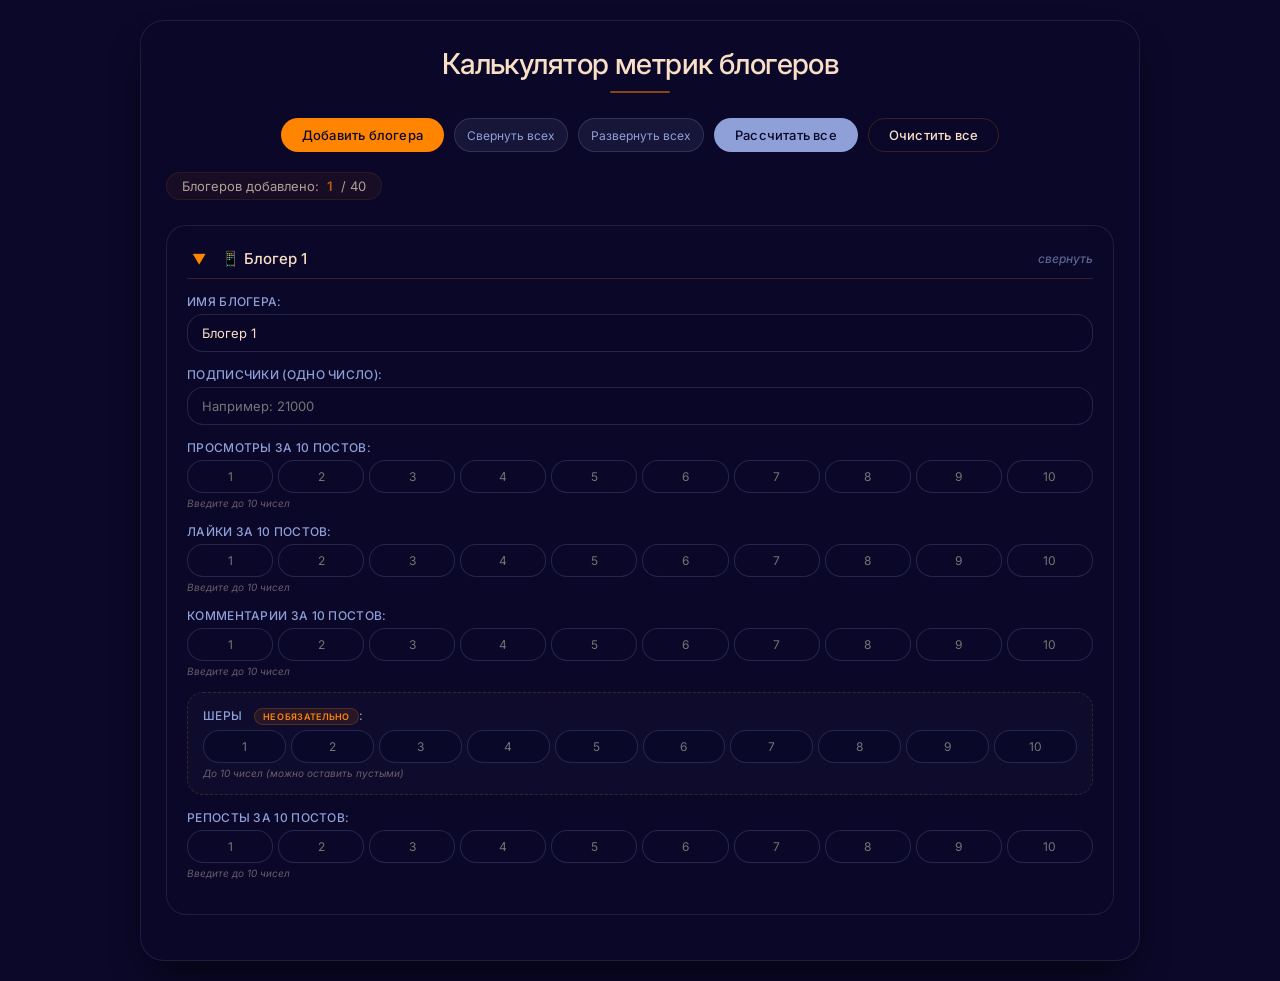
<file: index.html>
<!DOCTYPE html>
<html lang="ru">
<head>
    <meta charset="UTF-8">
    <meta name="viewport" content="width=device-width, initial-scale=1.0, maximum-scale=1.0, user-scalable=no, viewport-fit=cover">
    
    <!-- PWA Meta теги -->
    <link rel="manifest" href="./manifest.json">
    <meta name="theme-color" content="#FF8400">
    <meta name="apple-mobile-web-app-capable" content="yes">
    <meta name="apple-mobile-web-app-status-bar-style" content="black-translucent">
    <meta name="apple-mobile-web-app-title" content="BlogStats">
    <meta name="mobile-web-app-capable" content="yes">
    
    <!-- Иконки для iOS -->
    <link rel="apple-touch-icon" href="/icons/icon-192.png">
    <link rel="apple-touch-icon" sizes="152x152" href="/icons/icon-152.png">
    <link rel="apple-touch-icon" sizes="180x180" href="/icons/icon-192.png">
    <link rel="apple-touch-icon" sizes="167x167" href="/icons/icon-152.png">
    
    <!-- Заглушка для загрузки -->
    <link rel="preconnect" href="https://fonts.googleapis.com">
    <link rel="preconnect" href="https://fonts.gstatic.com" crossorigin>
    <link href="https://fonts.googleapis.com/css2?family=Inter:wght@300;400;500;600;700&display=swap" rel="stylesheet">
    
    <title>Аналитика блогеров</title>
    <link rel="stylesheet" href="styles.css">
</head>
<body>
    <div class="container">
        <h1>Калькулятор метрик блогеров</h1>
        
    <div class="controls">
        <button id="addBloggerBtn" class="btn btn-primary">Добавить блогера</button>
        <button id="collapseAllBtn" class="btn-collapse">Свернуть всех</button>
        <button id="expandAllBtn" class="btn-collapse">Развернуть всех</button>
        <button id="calculateBtn" class="btn btn-success">Рассчитать все</button>
        <button id="resetBtn" class="btn btn-danger">Очистить все</button>
    </div>
        
        <div class="counter">
            Блогеров добавлено: <span id="bloggerCount">1</span> / 40
        </div>
        
        <div id="bloggersContainer"></div>
        
        <div id="results" class="results"></div>

        <div id="offlineIndicator" style="display: none; position: fixed; top: 10px; left: 10px; background: #FF8400; color: #0B0829; padding: 5px 10px; border-radius: 20px; font-size: 12px; z-index: 1000;">📴 Офлайн</div>
    </div>
    
    <script src="script.js"></script>
</body>
</html>
</file>
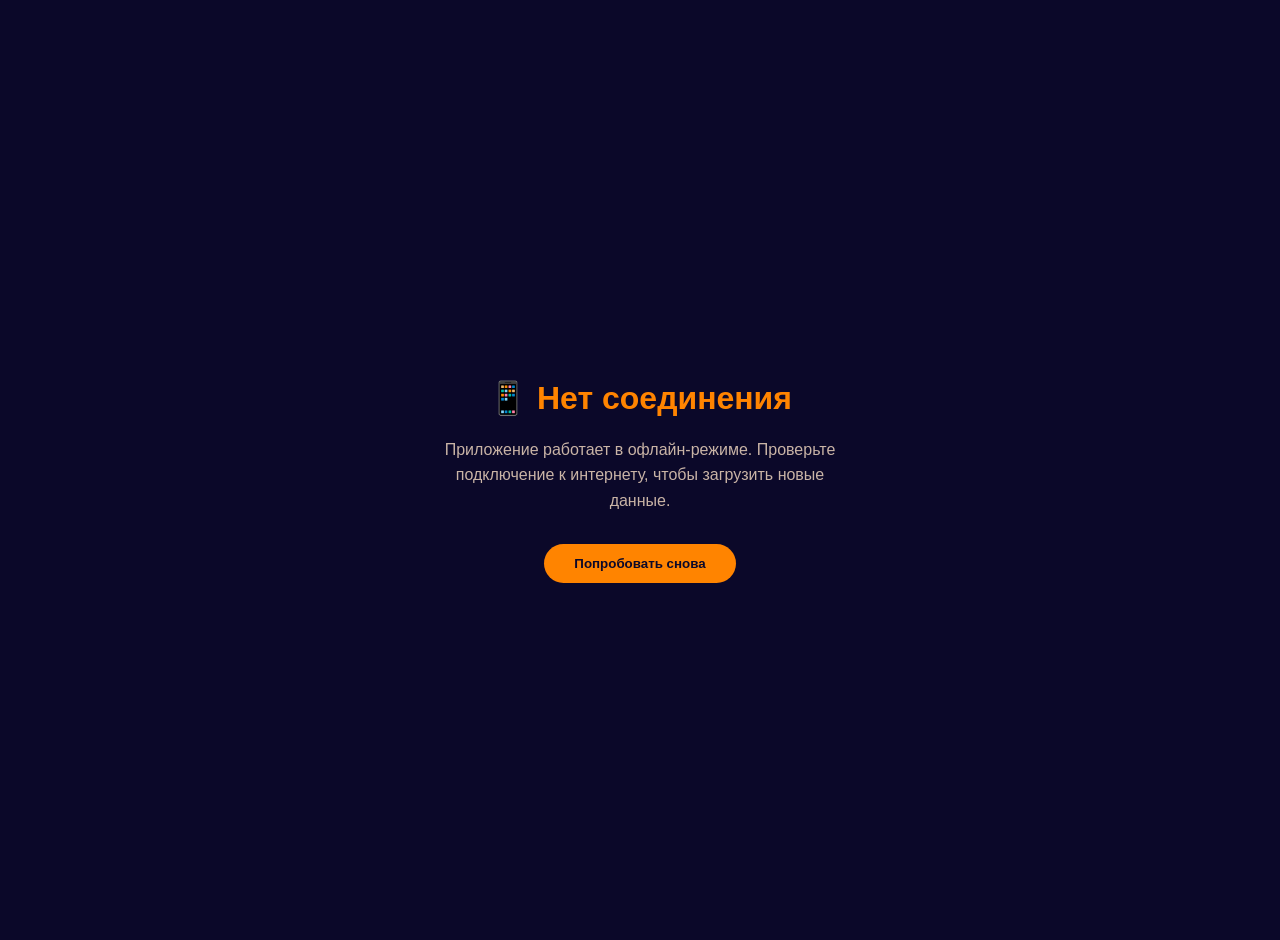
<file: offline.html>
<!DOCTYPE html>
<html lang="ru">
<head>
    <meta charset="UTF-8">
    <meta name="viewport" content="width=device-width, initial-scale=1.0">
    <title>Нет соединения</title>
    <style>
        body {
            background: #0B0829;
            color: #F9DFC6;
            font-family: 'Inter', sans-serif;
            display: flex;
            justify-content: center;
            align-items: center;
            height: 100vh;
            margin: 0;
            text-align: center;
            padding: 20px;
        }
        .offline-container {
            max-width: 400px;
        }
        h1 {
            color: #FF8400;
            font-size: 2em;
            margin-bottom: 20px;
        }
        p {
            margin-bottom: 30px;
            line-height: 1.6;
            opacity: 0.8;
        }
        .btn {
            background: #FF8400;
            color: #0B0829;
            border: none;
            padding: 12px 30px;
            border-radius: 30px;
            font-weight: 600;
            cursor: pointer;
            text-decoration: none;
            display: inline-block;
        }
        .btn:hover {
            background: #ff9633;
        }
    </style>
</head>
<body>
    <div class="offline-container">
        <h1>📱 Нет соединения</h1>
        <p>Приложение работает в офлайн-режиме. Проверьте подключение к интернету, чтобы загрузить новые данные.</p>
        <button class="btn" onclick="window.location.reload()">Попробовать снова</button>
    </div>
</body>
</html>
</file>
<file: styles.css>
/* Импорт современного шрифта */
@import url('https://fonts.googleapis.com/css2?family=Inter:wght@300;400;500;600;700&display=swap');

* {
    margin: 0;
    padding: 0;
    box-sizing: border-box;
    font-family: 'Inter', -apple-system, BlinkMacSystemFont, sans-serif;
}

/* Запрещаем выделение текста везде */
* {
    user-select: none;
    -webkit-user-select: none;
    -moz-user-select: none;
    -ms-user-select: none;
}

/* Разрешаем выделение ТОЛЬКО в полях ввода */
input, 
textarea {
    user-select: text;
    -webkit-user-select: text;
    -moz-user-select: text;
    -ms-user-select: text;
}

/* Лейблы НЕ должны выделяться - это просто подписи */
label {
    user-select: none;
    -webkit-user-select: none;
    -moz-user-select: none;
    -ms-user-select: none;
    cursor: default;
}

/* Значения в результатах можно выделять для копирования */
.result-item .name,
.result-item p {
    user-select: text;
    -webkit-user-select: text;
    -moz-user-select: text;
    -ms-user-select: text;
    cursor: text;
}

/* Счетчик блогеров можно выделять */
.counter span {
    user-select: text;
    -webkit-user-select: text;
    -moz-user-select: text;
    -ms-user-select: text;
}

body {
    background: #0B0829;
    min-height: 100vh;
    padding: 20px;
    color: #F9DFC6;
    cursor: default;
}

.container {
    max-width: 1000px;
    margin: 0 auto;
    background: rgba(11, 8, 41, 0.95);
    border-radius: 24px;
    padding: 25px;
    box-shadow: 0 20px 40px -15px rgba(0, 0, 0, 0.8);
    border: 1px solid rgba(143, 160, 216, 0.15);
}

h1 {
    text-align: center;
    color: #F9DFC6;
    margin-bottom: 25px;
    font-size: 1.8em;
    font-weight: 500;
    letter-spacing: -0.02em;
    position: relative;
    cursor: default;
}

h1::after {
    content: '';
    display: block;
    width: 60px;
    height: 2px;
    background: #FF8400;
    margin: 10px auto 0;
    border-radius: 2px;
    opacity: 0.5;
}

.controls {
    display: flex;
    gap: 10px;
    justify-content: center;
    margin-bottom: 20px;
    flex-wrap: wrap;
}

.btn {
    padding: 8px 20px;
    border: none;
    border-radius: 30px;
    font-size: 13px;
    font-weight: 500;
    cursor: pointer;
    transition: all 0.2s ease;
    display: inline-flex;
    align-items: center;
    gap: 6px;
    letter-spacing: 0.2px;
    user-select: none;
}

.btn-primary {
    background: #FF8400;
    color: #0B0829;
    border: 1px solid rgba(255, 132, 0, 0.5);
}

.btn-primary:hover {
    background: #ff9633;
    transform: translateY(-1px);
    box-shadow: 0 4px 12px rgba(255, 132, 0, 0.3);
}

.btn-success {
    background: #8FA0D8;
    color: #0B0829;
    border: 1px solid rgba(143, 160, 216, 0.5);
}

.btn-success:hover {
    background: #a5b3e3;
    transform: translateY(-1px);
    box-shadow: 0 4px 12px rgba(143, 160, 216, 0.3);
}

.btn-danger {
    background: transparent;
    color: #F9DFC6;
    border: 1px solid rgba(255, 132, 0, 0.2);
}

.btn-danger:hover {
    background: rgba(255, 132, 0, 0.1);
    border-color: #FF8400;
}

.counter {
    text-align: center;
    margin-bottom: 25px;
    font-size: 13px;
    color: #F9DFC6;
    opacity: 0.7;
    background: rgba(255, 132, 0, 0.08);
    padding: 5px 15px;
    border-radius: 30px;
    display: inline-block;
    margin-left: auto;
    margin-right: auto;
    width: fit-content;
    border: 1px solid rgba(255, 132, 0, 0.15);
}

.counter span {
    font-weight: 600;
    color: #FF8400;
    margin: 0 4px;
}

.blogger-card {
    background: rgba(11, 8, 41, 0.8);
    border-radius: 20px;
    padding: 20px;
    margin-bottom: 20px;
    border: 1px solid rgba(143, 160, 216, 0.15);
    transition: all 0.2s ease;
}

.blogger-card:hover {
    border-color: #FF8400;
    box-shadow: 0 5px 15px rgba(255, 132, 0, 0.1);
}

.blogger-header {
    display: flex;
    justify-content: space-between;
    align-items: center;
    margin-bottom: 15px;
    font-size: 15px;
    font-weight: 500;
    color: #F9DFC6;
    padding-bottom: 8px;
    border-bottom: 1px solid rgba(255, 132, 0, 0.2);
    cursor: default;
    user-select: none;
}

.remove-btn {
    background: rgba(255, 132, 0, 0.1);
    color: #F9DFC6;
    border: 1px solid rgba(255, 132, 0, 0.2);
    width: 28px;
    height: 28px;
    border-radius: 50%;
    cursor: pointer;
    font-size: 14px;
    display: flex;
    align-items: center;
    justify-content: center;
    transition: all 0.2s ease;
    user-select: none;
}

.remove-btn:hover {
    background: #FF8400;
    color: #0B0829;
    border-color: #FF8400;
}

.input-group {
    margin-bottom: 15px;
}

.input-group label {
    display: block;
    margin-bottom: 5px;
    font-weight: 500;
    color: #8FA0D8;
    font-size: 12px;
    text-transform: uppercase;
    letter-spacing: 0.3px;
    cursor: default;
    user-select: none;
}

.input-group input {
    width: 100%;
    padding: 10px 14px;
    border: 1px solid rgba(143, 160, 216, 0.2);
    border-radius: 16px;
    font-size: 13px;
    transition: all 0.2s ease;
    background: rgba(11, 8, 41, 0.6);
    color: #F9DFC6;
}

.input-group input:focus {
    outline: none;
    border-color: #FF8400;
    background: rgba(11, 8, 41, 0.8);
}

.array-inputs {
    display: flex;
    gap: 5px;
    flex-wrap: wrap;
}

.array-input {
    flex: 1;
    min-width: 60px;
}

.array-input input {
    text-align: center;
    padding: 8px 2px;
    font-size: 12px;
    background: rgba(11, 8, 41, 0.8);
}

.input-help {
    font-size: 10px;
    color: rgba(249, 223, 198, 0.4);
    margin-top: 4px;
    font-style: italic;
    cursor: default;
    user-select: none;
}

.optional {
    background: rgba(143, 160, 216, 0.03);
    border-radius: 16px;
    padding: 15px;
    margin-bottom: 15px;
    border: 1px dashed rgba(255, 132, 0, 0.2);
}

.optional-badge {
    background: rgba(255, 132, 0, 0.1);
    color: #FF8400;
    padding: 2px 8px;
    border-radius: 30px;
    font-size: 9px;
    font-weight: 600;
    text-transform: uppercase;
    letter-spacing: 0.3px;
    display: inline-block;
    margin-left: 8px;
    border: 1px solid rgba(255, 132, 0, 0.2);
    user-select: none;
}

.results {
    margin-top: 30px;
    padding: 25px;
    background: rgba(11, 8, 41, 0.9);
    border-radius: 20px;
    color: #F9DFC6;
    display: none;
    border: 1px solid rgba(255, 132, 0, 0.2);
}

.results.show {
    display: block;
    animation: fadeIn 0.3s ease;
}

@keyframes fadeIn {
    from { opacity: 0; transform: translateY(10px); }
    to { opacity: 1; transform: translateY(0); }
}

.results h2 {
    margin-bottom: 20px;
    text-align: center;
    font-size: 20px;
    font-weight: 500;
    color: #F9DFC6;
    letter-spacing: -0.02em;
    cursor: default;
    user-select: none;
}

.result-item {
    background: rgba(11, 8, 41, 0.6);
    padding: 16px;
    border-radius: 16px;
    margin-bottom: 12px;
    border: 1px solid rgba(143, 160, 216, 0.15);
    transition: all 0.2s ease;
}

.result-item:hover {
    border-color: #FF8400;
}

.result-item p {
    margin: 5px 0;
    font-size: 13px;
    color: #F9DFC6;
    display: flex;
    align-items: center;
    gap: 8px;
}

.result-item .name {
    font-size: 15px;
    font-weight: 600;
    color: #8FA0D8;
    margin-bottom: 10px;
    padding-bottom: 6px;
    border-bottom: 1px solid rgba(255, 132, 0, 0.15);
}

.warning {
    background: rgba(255, 132, 0, 0.08);
    color: #FF8400;
    padding: 12px 16px;
    border-radius: 16px;
    margin-bottom: 20px;
    border: 1px solid rgba(255, 132, 0, 0.2);
    font-size: 12px;
    line-height: 1.5;
    user-select: none;
}

/* Компактный скроллбар */
::-webkit-scrollbar {
    width: 6px;
    height: 6px;
}

::-webkit-scrollbar-track {
    background: #0B0829;
}

::-webkit-scrollbar-thumb {
    background: #FF8400;
    border-radius: 10px;
    opacity: 0.5;
}

::-webkit-scrollbar-thumb:hover {
    background: #8FA0D8;
}

/* Адаптивность */
@media (max-width: 768px) {
    .container {
        padding: 15px;
    }
    
    h1 {
        font-size: 1.5em;
    }
    
    .blogger-card {
        padding: 15px;
    }
    
    .array-inputs {
        flex-direction: column;
        gap: 4px;
    }
    
    .array-input {
        min-width: 100%;
    }
    
    .btn {
        padding: 8px 16px;
        font-size: 12px;
        width: 100%;
    }
    
    .controls {
        flex-direction: column;
    }
}

/* Убираем стрелки у number input */
input[type=number]::-webkit-inner-spin-button, 
input[type=number]::-webkit-outer-spin-button { 
    -webkit-appearance: none;
    margin: 0;
}

input[type=number] {
    -moz-appearance: textfield;
    appearance: textfield;
}

/* Плавное обновление заголовка */
.blogger-title {
    transition: all 0.2s ease;
}

/* Стили для сворачивания */
.header-left {
    display: flex;
    align-items: center;
    gap: 10px;
}

.toggle-icon {
    cursor: pointer;
    font-size: 14px;
    color: #FF8400;
    width: 24px;
    height: 24px;
    display: flex;
    align-items: center;
    justify-content: center;
    border-radius: 4px;
    transition: all 0.2s ease;
    user-select: none;
}

.toggle-icon:hover {
    background: rgba(255, 132, 0, 0.2);
    transform: scale(1.1);
}

.header-right {
    display: flex;
    align-items: center;
    gap: 15px;
}

.collapse-status {
    font-size: 12px;
    color: #8FA0D8;
    opacity: 0.6;
    font-style: italic;
}

.blogger-content {
    transition: all 0.3s ease;
}

/* Кнопки управления сворачиванием */
.collapse-controls {
    display: flex;
    gap: 10px;
    margin-left: 15px;
}

.btn-collapse {
    background: rgba(143, 160, 216, 0.1);
    color: #8FA0D8;
    border: 1px solid rgba(143, 160, 216, 0.2);
    padding: 5px 12px;
    font-size: 12px;
    border-radius: 20px;
    cursor: pointer;
    transition: all 0.2s ease;
}

.btn-collapse:hover {
    background: rgba(143, 160, 216, 0.2);
    border-color: #8FA0D8;
}

/* Адаптивность для мобильных */
@media (max-width: 768px) {
    .header-right {
        gap: 8px;
    }
    
    .collapse-status {
        font-size: 11px;
    }
    
    .blogger-title {
        font-size: 14px;
    }
}
</file>
